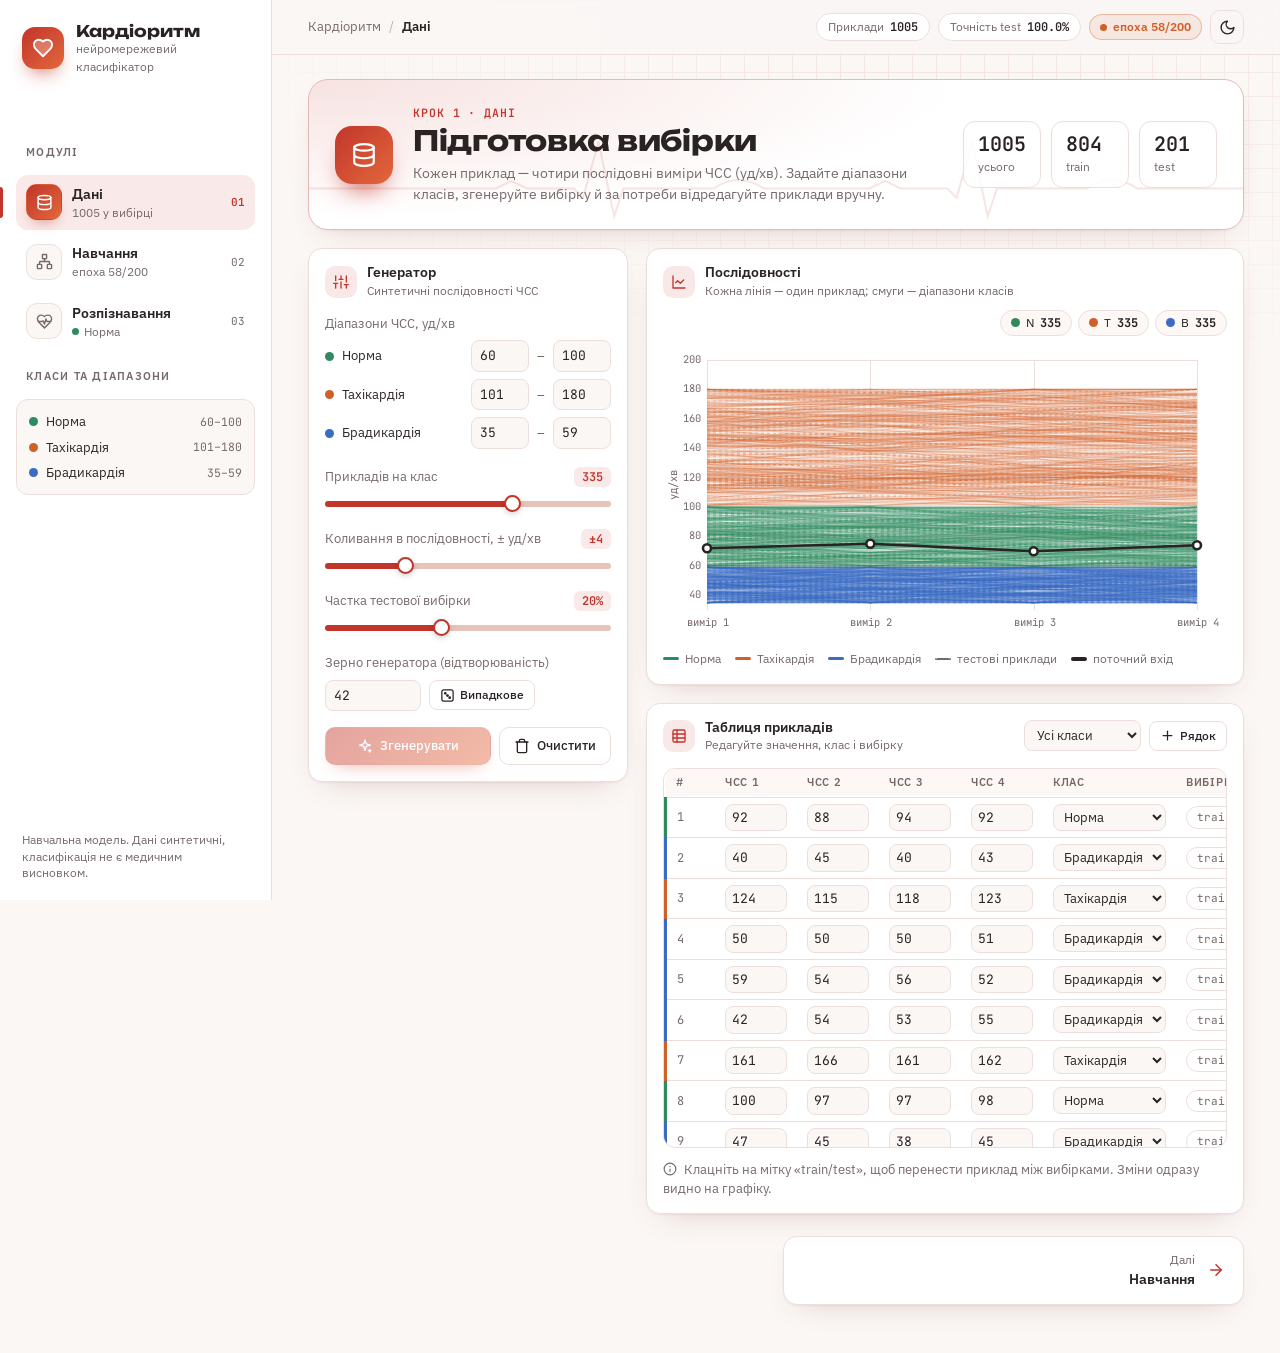
<file: index.html>
<!doctype html>
<html lang="uk">
<head>
<meta charset="utf-8">
<meta name="viewport" content="width=device-width, initial-scale=1">
<title>Кардіоритм-класифікатор</title>
<script>try { const t = localStorage.getItem("theme"); if (t) document.documentElement.dataset.theme = t; } catch (e) {}</script>
<link rel="preconnect" href="https://fonts.googleapis.com">
<link rel="preconnect" href="https://fonts.gstatic.com" crossorigin>
<link rel="stylesheet" href="https://fonts.googleapis.com/css2?family=IBM+Plex+Sans:wght@400;500;600&family=JetBrains+Mono:wght@400;600&family=Unbounded:wght@500;700&display=swap">
<link rel="stylesheet" href="styles/tokens.css">
<link rel="stylesheet" href="styles/layout.css">
<link rel="stylesheet" href="styles/components.css">
<link rel="stylesheet" href="styles/features.css">
<script type="module" src="js/main.js"></script>
</head>
<body>
<div class="app">
  <aside class="sidebar" id="sidebar"></aside>
  <div class="main">
    <header class="topbar" id="topbar"></header>
    <main id="views"></main>
  </div>
</div>
<noscript><p style="padding:24px">Для роботи застосунку потрібен JavaScript.</p></noscript>
</body>
</html>
</file>
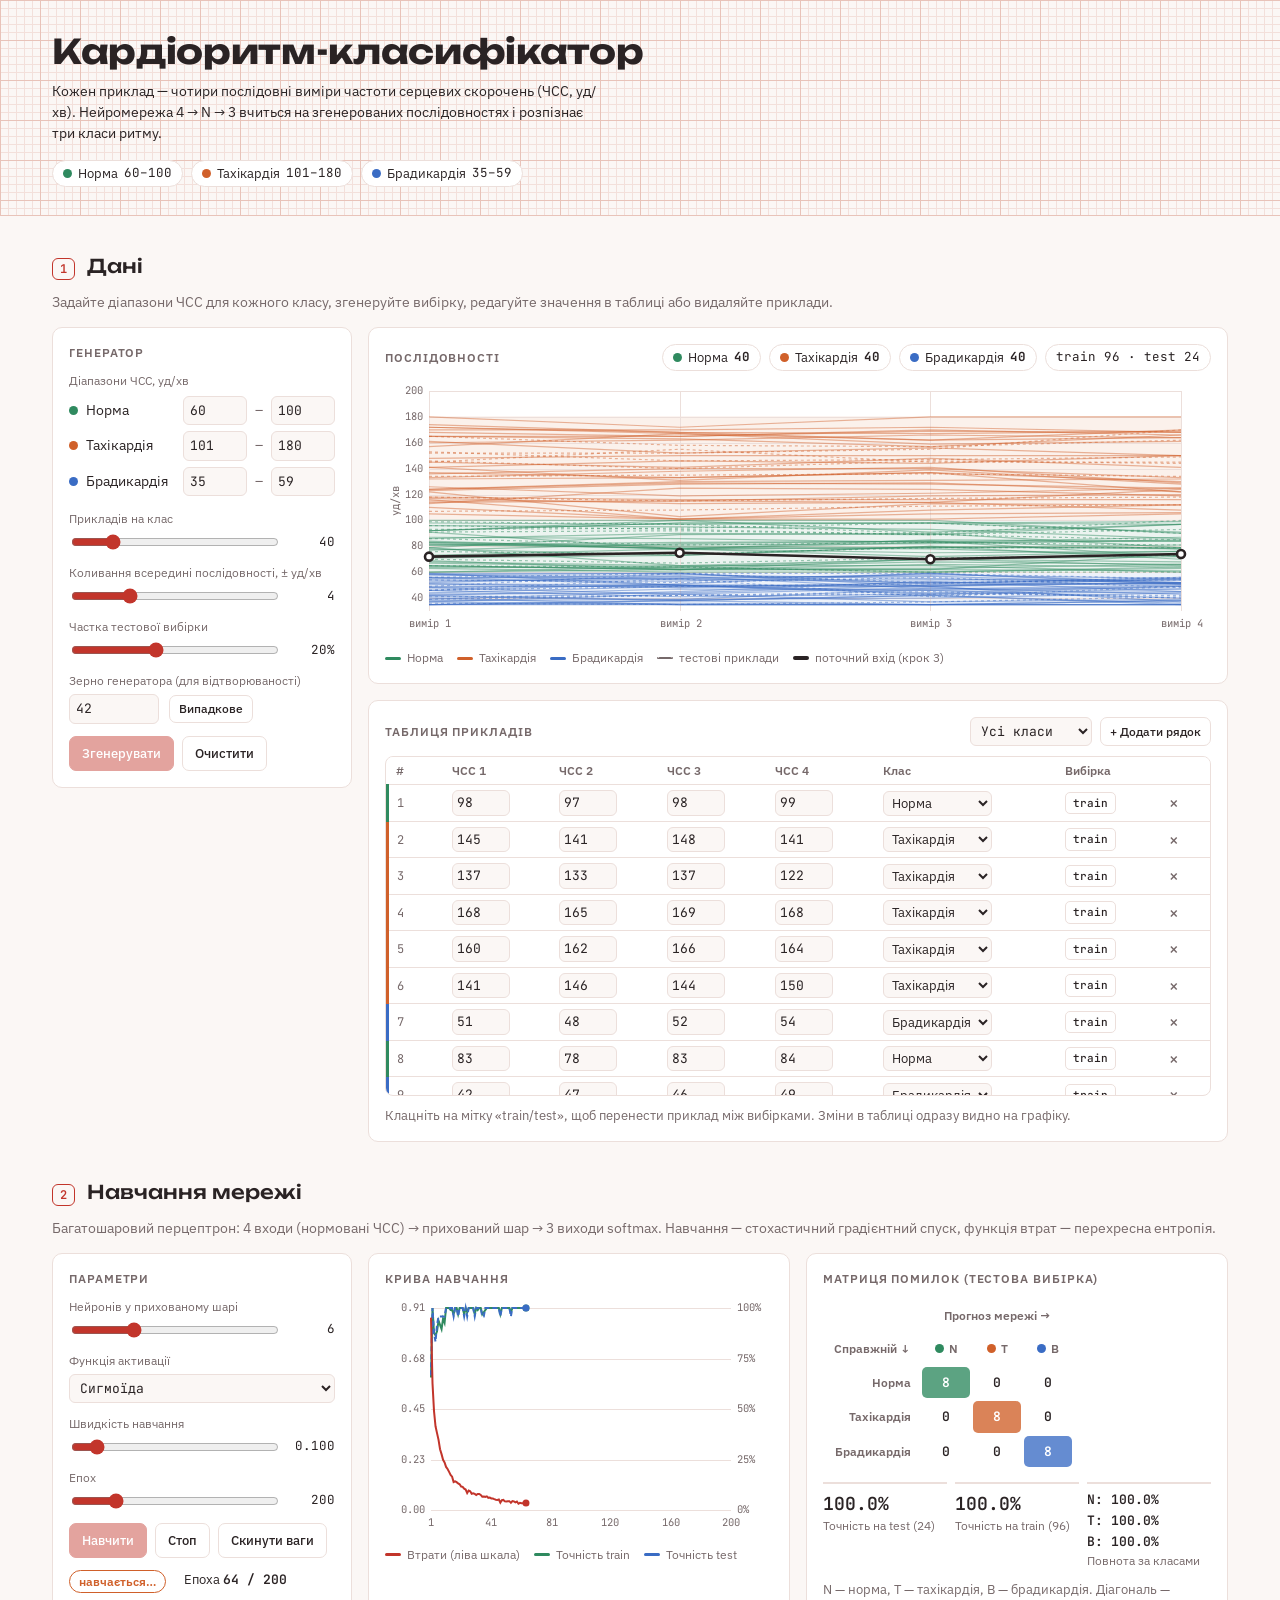
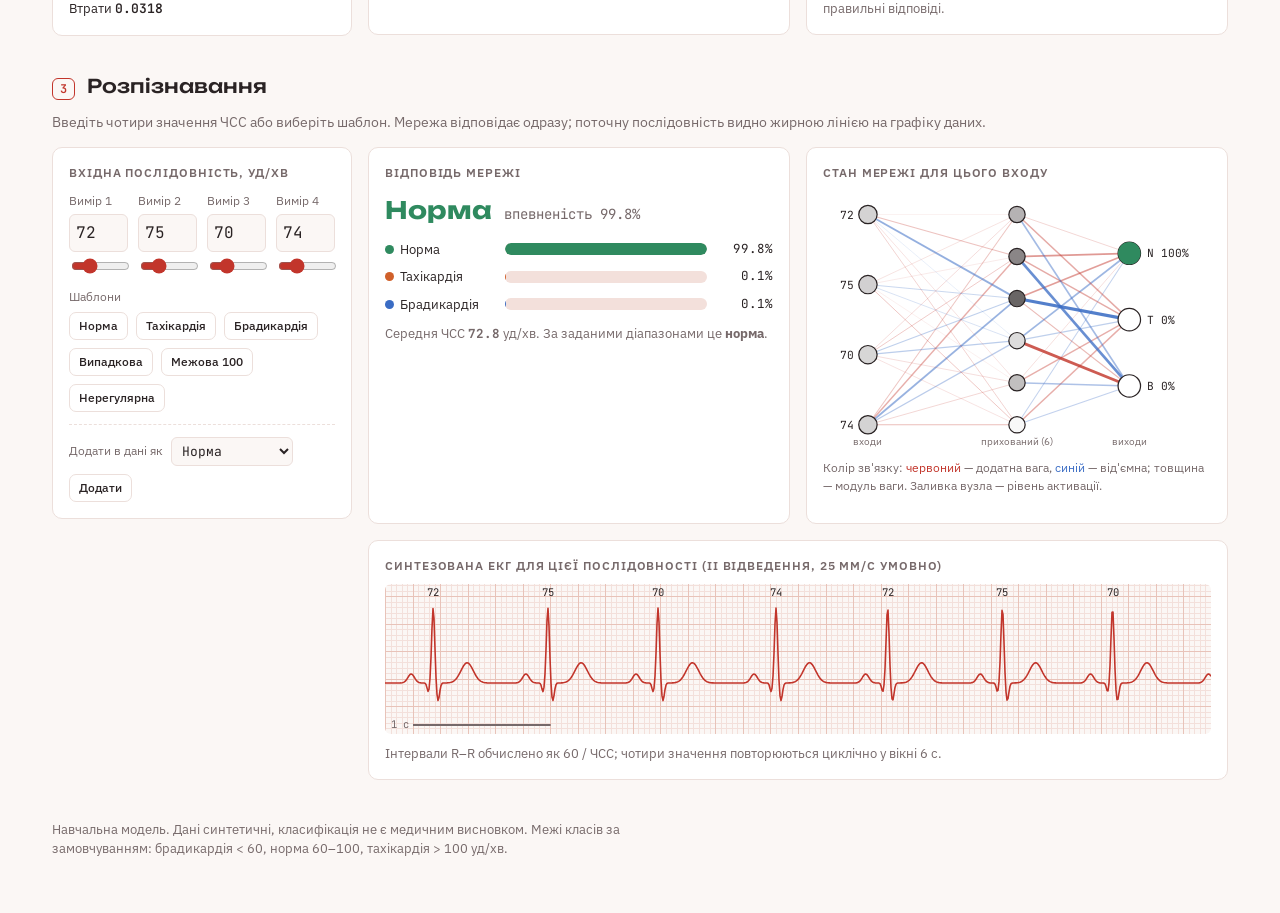
<file: legacy/index.html>
<!doctype html>
<html lang="uk">
<head>
<meta charset="utf-8">
<meta name="viewport" content="width=device-width, initial-scale=1">
<title>Кардіоритм-класифікатор</title>
<link rel="preconnect" href="https://fonts.googleapis.com">
<link rel="preconnect" href="https://fonts.gstatic.com" crossorigin>
<link rel="stylesheet" href="https://fonts.googleapis.com/css2?family=IBM+Plex+Sans:wght@400;500;600&family=JetBrains+Mono:wght@400;600&family=Unbounded:wght@500;700&display=swap">
<style>
/* Layout: ECG chart paper. Three workstations in order (Дані → Навчання → Розпізнавання), each a controls column + working area. */
:root{
  --paper:#fbf7f5; --panel:#ffffff; --ink:#2a2324; --muted:#76696a; --line:#ecdfdb;
  --grid:#f3e0db; --grid-strong:#e8c3b9;
  --accent:#c2352b; --on-accent:#ffffff;
  --c0:#2f8a5f; --c1:#d0602a; --c2:#3a6cc4;
  --font-display:"Unbounded","IBM Plex Sans",system-ui,sans-serif;
  --font-body:"IBM Plex Sans",system-ui,-apple-system,"Segoe UI",Roboto,sans-serif;
  --font-mono:"JetBrains Mono",ui-monospace,Menlo,Consolas,monospace;
}
@media (prefers-color-scheme: dark){
  :root:not([data-theme="light"]){
    --paper:#181415; --panel:#211c1d; --ink:#f1e9e7; --muted:#a8999a; --line:#362c2d;
    --grid:#271f20; --grid-strong:#3b2b2c;
    --accent:#ff6b5e; --on-accent:#1b1112;
    --c0:#4fc08a; --c1:#ff8f5e; --c2:#7ea6f2; color-scheme:dark;
  }
}
:root[data-theme="dark"]{
  --paper:#181415; --panel:#211c1d; --ink:#f1e9e7; --muted:#a8999a; --line:#362c2d;
  --grid:#271f20; --grid-strong:#3b2b2c;
  --accent:#ff6b5e; --on-accent:#1b1112;
  --c0:#4fc08a; --c1:#ff8f5e; --c2:#7ea6f2; color-scheme:dark;
}
*{box-sizing:border-box}
body{background:var(--paper);color:var(--ink);font-family:var(--font-body);font-size:14px;line-height:1.5;margin:0}
.wrap{max-width:1240px;margin:0 auto;padding-inline:clamp(16px,3vw,32px);padding-block:0 56px}
.masthead{
  border-bottom:1px solid var(--grid-strong);
  background-color:var(--paper);
  background-image:
    linear-gradient(var(--grid-strong) 1px,transparent 1px),
    linear-gradient(90deg,var(--grid-strong) 1px,transparent 1px),
    linear-gradient(var(--grid) 1px,transparent 1px),
    linear-gradient(90deg,var(--grid) 1px,transparent 1px);
  background-size:40px 40px,40px 40px,8px 8px,8px 8px;
}
.masthead .wrap{padding-block:32px 28px;display:grid;gap:10px}
h1{font-family:var(--font-display);font-weight:700;font-size:clamp(22px,3.4vw,34px);line-height:1.15;margin:0;letter-spacing:-.01em;text-wrap:balance}
.lede{max-width:68ch;margin:0;color:var(--ink)}
.legend-row{display:flex;flex-wrap:wrap;gap:8px;margin-top:6px}
.chip{display:inline-flex;align-items:center;gap:6px;padding:3px 10px;border-radius:999px;border:1px solid var(--line);background:var(--panel);font-size:12.5px;white-space:nowrap}
.dot{width:9px;height:9px;border-radius:50%;flex:none}
.mono{font-family:var(--font-mono);font-variant-numeric:tabular-nums}

.step{margin-top:36px;display:grid;gap:14px}
.step-head{display:flex;align-items:baseline;gap:12px;flex-wrap:wrap}
.step-no{font-family:var(--font-mono);font-weight:600;font-size:12px;color:var(--accent);border:1.5px solid var(--accent);border-radius:6px;padding:1px 7px}
h2{font-family:var(--font-display);font-weight:500;font-size:19px;margin:0}
.step-head p{margin:0;color:var(--muted);flex-basis:100%}
.layout{display:grid;grid-template-columns:300px minmax(0,1fr);gap:16px;align-items:start}
.stack{display:grid;gap:16px;min-width:0}
.panel{background:var(--panel);border:1px solid var(--line);border-radius:10px;padding:16px;min-width:0}
.panel h3{margin:0 0 10px;font-size:11.5px;font-weight:600;text-transform:uppercase;letter-spacing:.08em;color:var(--muted)}
.two{display:grid;grid-template-columns:minmax(0,1fr) minmax(0,1fr);gap:16px}
@media (max-width:900px){.layout,.two{grid-template-columns:minmax(0,1fr)}}

.field{display:grid;gap:4px;margin-bottom:12px}
.field label,.lbl{font-size:12px;color:var(--muted)}
.field .row{display:flex;align-items:center;gap:10px}
.field output{font-family:var(--font-mono);font-size:12.5px;min-width:44px;text-align:right}
input[type=range]{flex:1;accent-color:var(--accent);min-width:0}
input[type=number],select{font:inherit;font-family:var(--font-mono);font-size:13px;color:var(--ink);background:var(--paper);border:1px solid var(--line);border-radius:6px;padding:4px 6px;min-width:0}
input[type=number]{width:64px}
input:focus-visible,select:focus-visible,button:focus-visible{outline:2px solid var(--accent);outline-offset:2px}
.ranges{display:grid;grid-template-columns:auto 1fr auto auto auto;gap:6px 8px;align-items:center;margin-bottom:14px}
.ranges .dash{color:var(--muted)}
.btns{display:flex;flex-wrap:wrap;gap:8px}
button{font:inherit;font-size:13px;font-weight:500;cursor:pointer;border-radius:7px;padding:7px 12px;border:1px solid var(--line);background:var(--panel);color:var(--ink)}
button:hover{border-color:var(--muted)}
button.primary{background:var(--accent);border-color:var(--accent);color:var(--on-accent)}
button.primary:hover{filter:brightness(1.07)}
button:disabled{opacity:.45;cursor:not-allowed}
button.ghost{background:transparent}
.small{font-size:12px;padding:4px 9px}

canvas{display:block;width:100%}
#dataPlot{height:260px}
#lossPlot{height:240px}
#ecg{height:150px;border-radius:6px}
.plot-legend{display:flex;flex-wrap:wrap;gap:14px;font-size:12px;color:var(--muted);margin-top:8px}
.plot-legend span{display:inline-flex;align-items:center;gap:6px}
.swatch{width:16px;height:3px;border-radius:2px;display:inline-block}

.counts{display:flex;flex-wrap:wrap;gap:8px;align-items:center}
.toolbar{display:flex;flex-wrap:wrap;gap:8px;align-items:center;justify-content:space-between;margin-bottom:10px}
.table-wrap{max-height:340px;overflow:auto;border:1px solid var(--line);border-radius:8px}
table{border-collapse:collapse;width:100%;font-size:13px}
th,td{padding:5px 8px;text-align:left;border-bottom:1px solid var(--line);white-space:nowrap}
th{position:sticky;top:0;background:var(--panel);font-size:11.5px;font-weight:600;color:var(--muted);z-index:1}
td.idx{color:var(--muted);font-family:var(--font-mono);font-size:12px;border-left:3px solid transparent}
td input[type=number]{width:58px;padding:2px 4px}
td select{padding:2px 4px;font-family:var(--font-body)}
.split{font-family:var(--font-mono);font-size:11px;padding:2px 7px;border-radius:5px;border:1px solid var(--line);background:transparent;cursor:pointer}
.split.test{border-color:var(--c2);color:var(--c2)}
.del{border:none;background:transparent;color:var(--muted);font-size:16px;line-height:1;padding:2px 6px}
.del:hover{color:var(--accent)}

.status{display:flex;flex-wrap:wrap;gap:6px 18px;font-size:13px;margin-top:12px}
.status b{font-family:var(--font-mono);font-weight:600}
.pill{display:inline-block;font-size:11.5px;font-weight:600;padding:2px 9px;border-radius:999px;border:1px solid currentColor}
.pill.idle{color:var(--muted)} .pill.run{color:var(--c1)} .pill.ok{color:var(--c0)} .pill.stale{color:var(--accent)}

.cm{border-collapse:separate;border-spacing:3px;width:auto}
.cm th,.cm td{border:none;text-align:center;padding:6px 8px;white-space:nowrap}
.cm th{position:static;background:transparent}
.cm td.cell{font-family:var(--font-mono);font-weight:600;border-radius:5px;min-width:48px}
.cm .rowh{text-align:right}
.metrics{display:grid;grid-template-columns:repeat(3,minmax(0,1fr));gap:8px;margin-top:12px}
.metric{border-top:2px solid var(--line);padding-top:6px}
.metric .v{font-family:var(--font-mono);font-size:18px;font-weight:600}
.metric .k{font-size:12px;color:var(--muted)}

.inputs{display:grid;grid-template-columns:repeat(4,minmax(0,1fr));gap:10px;margin-bottom:12px}
.inputs .f{display:grid;gap:4px;justify-items:start}
.inputs input[type=number]{width:100%;font-size:16px;padding:6px}
.inputs input[type=range]{width:100%}
@media (max-width:480px){.inputs{grid-template-columns:repeat(2,minmax(0,1fr))}}
.verdict{display:flex;align-items:baseline;gap:12px;flex-wrap:wrap;margin-bottom:12px}
.verdict .name{font-family:var(--font-display);font-size:24px;font-weight:700}
.verdict .conf{font-family:var(--font-mono);color:var(--muted)}
.bars{display:grid;gap:8px}
.bar{display:grid;grid-template-columns:110px minmax(0,1fr) 56px;gap:10px;align-items:center;font-size:13px}
.bar .track{height:12px;background:var(--grid);border-radius:6px;overflow:hidden}
.bar .fill{height:100%;border-radius:6px;transition:width .25s ease}
.bar .pct{font-family:var(--font-mono);text-align:right;font-size:12.5px}
.note{font-size:12.5px;color:var(--muted);margin:10px 0 0}
.addrow{display:flex;flex-wrap:wrap;gap:8px;align-items:center;margin-top:12px;padding-top:12px;border-top:1px dashed var(--line)}
#netSvg{width:100%;height:auto;display:block}
.hint{font-size:12px;color:var(--muted)}
footer{margin-top:40px;color:var(--muted);font-size:12.5px;max-width:80ch}
@media (prefers-reduced-motion:reduce){.bar .fill{transition:none}}
</style>
</head>
<body>
<header class="masthead">
  <div class="wrap">
    <h1>Кардіоритм-класифікатор</h1>
    <p class="lede">Кожен приклад — чотири послідовні виміри частоти серцевих скорочень (ЧСС, уд/хв). Нейромережа 4&nbsp;→&nbsp;N&nbsp;→&nbsp;3 вчиться на згенерованих послідовностях і розпізнає три класи ритму.</p>
    <div class="legend-row" id="classLegend"></div>
  </div>
</header>

<main class="wrap">
  <!-- STEP 1: DATA -->
  <section class="step" id="data">
    <div class="step-head"><span class="step-no">1</span><h2>Дані</h2>
      <p>Задайте діапазони ЧСС для кожного класу, згенеруйте вибірку, редагуйте значення в таблиці або видаляйте приклади.</p></div>
    <div class="layout">
      <div class="panel">
        <h3>Генератор</h3>
        <div class="lbl" style="margin-bottom:6px">Діапазони ЧСС, уд/хв</div>
        <div class="ranges" id="ranges"></div>
        <div class="field"><label for="perClass">Прикладів на клас</label>
          <div class="row"><input type="range" id="perClass" min="5" max="200" step="5" value="40"><output id="perClassOut">40</output></div></div>
        <div class="field"><label for="jitter">Коливання всередині послідовності, ± уд/хв</label>
          <div class="row"><input type="range" id="jitter" min="0" max="15" step="1" value="4"><output id="jitterOut">4</output></div></div>
        <div class="field"><label for="testShare">Частка тестової вибірки</label>
          <div class="row"><input type="range" id="testShare" min="0" max="50" step="5" value="20"><output id="testShareOut">20%</output></div></div>
        <div class="field"><label for="seed">Зерно генератора (для відтворюваності)</label>
          <div class="row"><input type="number" id="seed" value="42" min="0" max="99999" style="width:90px"><button class="small ghost" id="seedRand" type="button">Випадкове</button></div></div>
        <div class="btns"><button class="primary" id="genBtn" type="button">Згенерувати</button><button id="clearBtn" type="button">Очистити</button></div>
      </div>
      <div class="stack">
        <div class="panel">
          <div class="toolbar"><h3 style="margin:0">Послідовності</h3><div class="counts" id="counts"></div></div>
          <canvas id="dataPlot" aria-label="Графік усіх послідовностей ЧСС"></canvas>
          <div class="plot-legend" id="plotLegend"></div>
        </div>
        <div class="panel">
          <div class="toolbar">
            <h3 style="margin:0">Таблиця прикладів</h3>
            <div class="btns">
              <select id="filter" aria-label="Фільтр за класом"><option value="all">Усі класи</option></select>
              <button class="small" id="addRowBtn" type="button">+ Додати рядок</button>
            </div>
          </div>
          <div class="table-wrap"><table id="dataTable">
            <thead><tr><th>#</th><th>ЧСС 1</th><th>ЧСС 2</th><th>ЧСС 3</th><th>ЧСС 4</th><th>Клас</th><th>Вибірка</th><th></th></tr></thead>
            <tbody></tbody></table></div>
          <p class="note">Клацніть на мітку «train/test», щоб перенести приклад між вибірками. Зміни в таблиці одразу видно на графіку.</p>
        </div>
      </div>
    </div>
  </section>

  <!-- STEP 2: TRAINING -->
  <section class="step" id="train">
    <div class="step-head"><span class="step-no">2</span><h2>Навчання мережі</h2>
      <p>Багатошаровий перцептрон: 4 входи (нормовані ЧСС) → прихований шар → 3 виходи softmax. Навчання — стохастичний градієнтний спуск, функція втрат — перехресна ентропія.</p></div>
    <div class="layout">
      <div class="panel">
        <h3>Параметри</h3>
        <div class="field"><label for="hidden">Нейронів у прихованому шарі</label>
          <div class="row"><input type="range" id="hidden" min="2" max="16" step="1" value="6"><output id="hiddenOut">6</output></div></div>
        <div class="field"><label for="act">Функція активації</label>
          <select id="act"><option value="sigmoid">Сигмоїда</option><option value="tanh">Гіперболічний тангенс</option><option value="relu">ReLU</option></select></div>
        <div class="field"><label for="lr">Швидкість навчання</label>
          <div class="row"><input type="range" id="lr" min="0.005" max="1" step="0.005" value="0.1"><output id="lrOut">0.100</output></div></div>
        <div class="field"><label for="epochs">Епох</label>
          <div class="row"><input type="range" id="epochs" min="10" max="1000" step="10" value="200"><output id="epochsOut">200</output></div></div>
        <div class="btns">
          <button class="primary" id="trainBtn" type="button">Навчити</button>
          <button id="stopBtn" type="button" disabled>Стоп</button>
          <button id="resetBtn" type="button">Скинути ваги</button>
        </div>
        <div class="status" id="trainStatus"></div>
      </div>
      <div class="two">
        <div class="panel">
          <h3>Крива навчання</h3>
          <canvas id="lossPlot" aria-label="Графік втрат і точності по епохах"></canvas>
          <div class="plot-legend">
            <span><i class="swatch" style="background:var(--accent)"></i>Втрати (ліва шкала)</span>
            <span><i class="swatch" style="background:var(--c0)"></i>Точність train</span>
            <span><i class="swatch" style="background:var(--c2)"></i>Точність test</span>
          </div>
        </div>
        <div class="panel">
          <h3>Матриця помилок (тестова вибірка)</h3>
          <div style="overflow-x:auto"><table class="cm" id="cm"></table></div>
          <div class="metrics" id="metrics"></div>
          <p class="note">N — норма, T — тахікардія, B — брадикардія. Діагональ — правильні відповіді.</p>
        </div>
      </div>
    </div>
  </section>

  <!-- STEP 3: RECOGNITION -->
  <section class="step" id="recognize">
    <div class="step-head"><span class="step-no">3</span><h2>Розпізнавання</h2>
      <p>Введіть чотири значення ЧСС або виберіть шаблон. Мережа відповідає одразу; поточну послідовність видно жирною лінією на графіку даних.</p></div>
    <div class="layout">
      <div class="panel">
        <h3>Вхідна послідовність, уд/хв</h3>
        <div class="inputs" id="inputs"></div>
        <div class="lbl" style="margin-bottom:6px">Шаблони</div>
        <div class="btns" id="presets"></div>
        <div class="addrow">
          <span class="lbl">Додати в дані як</span>
          <select id="addAs" aria-label="Клас для нового прикладу"></select>
          <button class="small" id="addAsBtn" type="button">Додати</button>
        </div>
        <p class="note" id="addMsg" hidden></p>
      </div>
      <div class="stack">
        <div class="two">
          <div class="panel">
            <h3>Відповідь мережі</h3>
            <div class="verdict" id="verdict"></div>
            <div class="bars" id="bars"></div>
            <p class="note" id="ruleNote"></p>
          </div>
          <div class="panel">
            <h3>Стан мережі для цього входу</h3>
            <svg id="netSvg" viewBox="0 0 380 250" role="img" aria-label="Схема нейромережі з вагами"></svg>
            <p class="hint">Колір зв'язку: <span style="color:var(--accent)">червоний</span> — додатна вага, <span style="color:var(--c2)">синій</span> — від'ємна; товщина — модуль ваги. Заливка вузла — рівень активації.</p>
          </div>
        </div>
        <div class="panel">
          <h3>Синтезована ЕКГ для цієї послідовності (II відведення, 25 мм/с умовно)</h3>
          <canvas id="ecg" aria-label="Синтезована ЕКГ"></canvas>
          <p class="note">Інтервали R–R обчислено як 60 / ЧСС; чотири значення повторюються циклічно у вікні 6 с.</p>
        </div>
      </div>
    </div>
  </section>

  <footer>Навчальна модель. Дані синтетичні, класифікація не є медичним висновком. Межі класів за замовчуванням: брадикардія &lt; 60, норма 60–100, тахікардія &gt; 100 уд/хв.</footer>
</main>

<script>
(() => {
"use strict";
const $ = id => document.getElementById(id);
const css = n => getComputedStyle(document.documentElement).getPropertyValue(n).trim();

const CLASSES = [
  { name: "Норма",       short: "N", color: "--c0" },
  { name: "Тахікардія",  short: "T", color: "--c1" },
  { name: "Брадикардія", short: "B", color: "--c2" },
];
const BPM_MIN = 30, BPM_MAX = 200;

const S = {
  ranges: [[60, 100], [101, 180], [35, 59]],
  data: [], nextId: 1,
  net: null, hist: [], training: false, targetEpochs: 0, stale: false,
  input: [72, 75, 70, 74],
};

/* ---------- random ---------- */
function mulberry32(a) { return function () { a |= 0; a = a + 0x6D2B79F5 | 0; let t = Math.imul(a ^ a >>> 15, 1 | a); t = t + Math.imul(t ^ t >>> 7, 61 | t) ^ t; return ((t ^ t >>> 14) >>> 0) / 4294967296; }; }
function gaussFrom(rng) { return () => { let u = 0, v = 0; while (u === 0) u = rng(); v = rng(); return Math.sqrt(-2 * Math.log(u)) * Math.cos(2 * Math.PI * v); }; }
function shuffle(a, rng) { for (let i = a.length - 1; i > 0; i--) { const j = Math.floor(rng() * (i + 1)); [a[i], a[j]] = [a[j], a[i]]; } return a; }
const clamp = (v, lo, hi) => Math.min(hi, Math.max(lo, v));

function makeSeq(c, jitter, rng, g) {
  const [lo, hi] = S.ranges[c];
  const base = lo + rng() * (hi - lo);
  return [0, 1, 2, 3].map(() => clamp(Math.round(base + g() * jitter), lo, hi));
}

/* ---------- data ---------- */
function generate() {
  const seed = parseInt($("seed").value, 10) || 0;
  const rng = mulberry32(seed), g = gaussFrom(rng);
  const per = +$("perClass").value, jitter = +$("jitter").value, share = +$("testShare").value / 100;
  const out = [];
  for (let c = 0; c < 3; c++) {
    const arr = [];
    for (let i = 0; i < per; i++) arr.push({ id: 0, x: makeSeq(c, jitter, rng, g), y: c, split: "train" });
    shuffle(arr, rng);
    const nTest = Math.round(per * share);
    for (let i = 0; i < nTest; i++) arr[i].split = "test";
    out.push(...arr);
  }
  shuffle(out, rng);
  S.nextId = 1; out.forEach(r => r.id = S.nextId++);
  S.data = out;
  dataChanged(true);
}

/* ---------- network ---------- */
const norm = v => (v - 100) / 40;
const ACT = {
  sigmoid: { f: z => 1 / (1 + Math.exp(-z)), d: (z, h) => h * (1 - h) },
  tanh:    { f: z => Math.tanh(z),           d: (z, h) => 1 - h * h },
  relu:    { f: z => z > 0 ? z : 0,          d: (z) => z > 0 ? 1 : 0 },
};
class MLP {
  constructor(nIn, nH, nOut, act, seed) {
    const rng = mulberry32(seed), g = gaussFrom(rng);
    this.nIn = nIn; this.nH = nH; this.nOut = nOut; this.act = act;
    const s1 = Math.sqrt(2 / (nIn + nH)), s2 = Math.sqrt(2 / (nH + nOut));
    this.W1 = Array.from({ length: nH }, () => Array.from({ length: nIn }, () => g() * s1));
    this.b1 = new Array(nH).fill(0);
    this.W2 = Array.from({ length: nOut }, () => Array.from({ length: nH }, () => g() * s2));
    this.b2 = new Array(nOut).fill(0);
  }
  forward(xr) {
    const x = xr.map(norm), A = ACT[this.act];
    const z1 = this.W1.map((w, j) => w.reduce((s, wi, i) => s + wi * x[i], this.b1[j]));
    const h = z1.map(A.f);
    const z2 = this.W2.map((w, k) => w.reduce((s, wj, j) => s + wj * h[j], this.b2[k]));
    const m = Math.max(...z2), e = z2.map(z => Math.exp(z - m)), se = e.reduce((a, b) => a + b, 0);
    return { x, z1, h, p: e.map(v => v / se) };
  }
  step(xr, y, lr) {
    const { x, z1, h, p } = this.forward(xr), A = ACT[this.act];
    const dz2 = p.map((pk, k) => pk - (k === y ? 1 : 0));
    const dh = h.map((_, j) => dz2.reduce((s, d, k) => s + d * this.W2[k][j], 0));
    const dz1 = dh.map((d, j) => d * A.d(z1[j], h[j]));
    for (let k = 0; k < this.nOut; k++) { for (let j = 0; j < this.nH; j++) this.W2[k][j] -= lr * dz2[k] * h[j]; this.b2[k] -= lr * dz2[k]; }
    for (let j = 0; j < this.nH; j++) { for (let i = 0; i < this.nIn; i++) this.W1[j][i] -= lr * dz1[j] * x[i]; this.b1[j] -= lr * dz1[j]; }
    return -Math.log(Math.max(p[y], 1e-12));
  }
  predict(xr) { const p = this.forward(xr).p; return { p, k: p.indexOf(Math.max(...p)) }; }
}

function evaluate(rows) {
  const cm = [[0, 0, 0], [0, 0, 0], [0, 0, 0]];
  if (!S.net || !rows.length) return { acc: null, loss: null, cm };
  let ok = 0, loss = 0;
  for (const r of rows) { const { p, k } = S.net.predict(r.x); cm[r.y][k]++; if (k === r.y) ok++; loss += -Math.log(Math.max(p[r.y], 1e-12)); }
  return { acc: ok / rows.length, loss: loss / rows.length, cm };
}
const trainRows = () => S.data.filter(r => r.split === "train");
const testRows = () => S.data.filter(r => r.split === "test");

function newNet() {
  S.net = new MLP(4, +$("hidden").value, 3, $("act").value, (parseInt($("seed").value, 10) || 0) + 7);
  S.hist = []; S.stale = false;
}

let rafId = 0, epochsDone = 0, shuffleRng = Math.random;
function startTraining() {
  const tr = trainRows();
  if (!tr.length) { setStatusMsg("Немає прикладів у навчальній вибірці. Згенеруйте дані на кроці 1."); return; }
  newNet();
  S.training = true; S.targetEpochs = +$("epochs").value; epochsDone = 0;
  shuffleRng = mulberry32((parseInt($("seed").value, 10) || 0) + 13);
  syncTrainButtons();
  const perFrame = Math.max(1, Math.ceil(S.targetEpochs / 120));
  const lr = +$("lr").value;
  const tick = () => {
    if (!S.training) return;
    const rows = trainRows();
    for (let e = 0; e < perFrame && epochsDone < S.targetEpochs; e++) {
      const order = shuffle(rows.slice(), shuffleRng);
      let loss = 0;
      for (const r of order) loss += S.net.step(r.x, r.y, lr);
      epochsDone++;
      const tr = evaluate(rows), te = evaluate(testRows());
      S.hist.push({ loss: loss / rows.length, trainAcc: tr.acc, testAcc: te.acc });
    }
    renderTraining(); renderPredict();
    if (epochsDone >= S.targetEpochs) { S.training = false; syncTrainButtons(); renderTraining(); return; }
    rafId = requestAnimationFrame(tick);
  };
  rafId = requestAnimationFrame(tick);
}
function stopTraining() { S.training = false; cancelAnimationFrame(rafId); syncTrainButtons(); renderTraining(); }
function syncTrainButtons() { $("trainBtn").disabled = S.training; $("stopBtn").disabled = !S.training; $("genBtn").disabled = S.training; }

/* ---------- canvas helpers ---------- */
function prep(cv) {
  const dpr = window.devicePixelRatio || 1, w = cv.clientWidth, h = cv.clientHeight;
  if (cv.width !== Math.round(w * dpr) || cv.height !== Math.round(h * dpr)) { cv.width = Math.round(w * dpr); cv.height = Math.round(h * dpr); }
  const ctx = cv.getContext("2d"); ctx.setTransform(dpr, 0, 0, dpr, 0, 0); ctx.clearRect(0, 0, w, h);
  return { ctx, w, h };
}
const monoFont = px => `${px}px ${css("--font-mono")}`;

/* ---------- render: data ---------- */
function drawDataPlot() {
  const { ctx, w, h } = prep($("dataPlot"));
  const L = 44, R = 30, T = 10, B = 30, pw = w - L - R, ph = h - T - B;
  const yv = v => T + ph * (1 - (v - BPM_MIN) / (BPM_MAX - BPM_MIN));
  const xv = i => L + pw * (i / 3);
  // class bands
  S.ranges.forEach(([lo, hi], c) => { ctx.globalAlpha = .09; ctx.fillStyle = css(CLASSES[c].color); ctx.fillRect(L, yv(hi + .5), pw, yv(lo - .5) - yv(hi + .5)); });
  ctx.globalAlpha = 1;
  // grid
  ctx.strokeStyle = css("--line"); ctx.lineWidth = 1; ctx.fillStyle = css("--muted"); ctx.font = monoFont(10.5);
  ctx.textAlign = "right"; ctx.textBaseline = "middle";
  for (let v = 40; v <= 200; v += 20) { const y = Math.round(yv(v)) + .5; ctx.beginPath(); ctx.moveTo(L, y); ctx.lineTo(L + pw, y); ctx.stroke(); ctx.fillText(v, L - 6, y); }
  ctx.textAlign = "center"; ctx.textBaseline = "top";
  for (let i = 0; i < 4; i++) { const x = Math.round(xv(i)) + .5; ctx.beginPath(); ctx.moveTo(x, T); ctx.lineTo(x, T + ph); ctx.stroke(); ctx.fillText("вимір " + (i + 1), x, T + ph + 8); }
  // sequences
  const n = S.data.length, alpha = n > 300 ? .18 : n > 120 ? .28 : .45;
  ctx.lineWidth = 1.2; ctx.lineJoin = "round";
  for (const r of S.data) {
    ctx.globalAlpha = alpha; ctx.strokeStyle = css(CLASSES[r.y].color);
    ctx.setLineDash(r.split === "test" ? [3, 3] : []);
    ctx.beginPath(); r.x.forEach((v, i) => i ? ctx.lineTo(xv(i), yv(v)) : ctx.moveTo(xv(i), yv(v))); ctx.stroke();
  }
  ctx.setLineDash([]); ctx.globalAlpha = 1;
  // current input
  ctx.strokeStyle = css("--ink"); ctx.lineWidth = 2.6;
  ctx.beginPath(); S.input.forEach((v, i) => i ? ctx.lineTo(xv(i), yv(v)) : ctx.moveTo(xv(i), yv(v))); ctx.stroke();
  ctx.fillStyle = css("--panel");
  S.input.forEach((v, i) => { ctx.beginPath(); ctx.arc(xv(i), yv(v), 4, 0, Math.PI * 2); ctx.fill(); ctx.stroke(); });
  // axis title
  ctx.save(); ctx.translate(11, T + ph / 2); ctx.rotate(-Math.PI / 2); ctx.fillStyle = css("--muted"); ctx.textAlign = "center"; ctx.textBaseline = "middle"; ctx.font = monoFont(10.5); ctx.fillText("уд/хв", 0, 0); ctx.restore();
}

function renderCounts() {
  const c = [0, 0, 0], te = S.data.filter(r => r.split === "test").length;
  S.data.forEach(r => c[r.y]++);
  $("counts").innerHTML = CLASSES.map((k, i) => `<span class="chip"><i class="dot" style="background:var(${k.color})"></i>${k.name} <b class="mono">${c[i]}</b></span>`).join("")
    + `<span class="chip mono">train ${S.data.length - te} · test ${te}</span>`;
}

function renderTable() {
  const f = $("filter").value;
  const rows = S.data.filter(r => f === "all" || r.y === +f);
  const opts = y => CLASSES.map((k, i) => `<option value="${i}"${i === y ? " selected" : ""}>${k.name}</option>`).join("");
  $("dataTable").tBodies[0].innerHTML = rows.length ? rows.map(r => `<tr data-id="${r.id}">
    <td class="idx" style="border-left-color:var(${CLASSES[r.y].color})">${r.id}</td>
    ${r.x.map((v, i) => `<td><input type="number" min="${BPM_MIN}" max="${BPM_MAX}" value="${v}" data-i="${i}" aria-label="ЧСС ${i + 1}, приклад ${r.id}"></td>`).join("")}
    <td><select data-k="y" aria-label="Клас прикладу ${r.id}">${opts(r.y)}</select></td>
    <td><button type="button" class="split ${r.split}" data-k="split">${r.split}</button></td>
    <td><button type="button" class="del" data-k="del" aria-label="Видалити приклад ${r.id}">×</button></td></tr>`).join("")
    : `<tr><td colspan="8" style="padding:18px;color:var(--muted);white-space:normal">Даних немає. Натисніть «Згенерувати» або додайте рядок вручну.</td></tr>`;
}

function dataChanged(full) {
  if (S.net && !S.training) S.stale = true;
  if (full) renderTable();
  renderCounts(); drawDataPlot(); renderTraining(); renderPredict();
}

/* ---------- render: training ---------- */
function setStatusMsg(msg) { $("trainStatus").innerHTML = `<span class="pill stale">${msg}</span>`; }
function fmtPct(v) { return v == null ? "—" : (v * 100).toFixed(1) + "%"; }

function renderTraining() {
  // status
  const last = S.hist[S.hist.length - 1];
  let pill;
  if (S.training) pill = `<span class="pill run">навчається…</span>`;
  else if (!S.net) pill = `<span class="pill idle">не навчена</span>`;
  else if (S.stale) pill = `<span class="pill stale">дані змінено — перенавчіть</span>`;
  else pill = `<span class="pill ok">навчена</span>`;
  const te = evaluate(testRows()), tr = evaluate(trainRows());
  $("trainStatus").innerHTML = pill +
    `<span>Епоха <b>${S.hist.length}${S.training ? " / " + S.targetEpochs : ""}</b></span>` +
    `<span>Втрати <b>${last ? last.loss.toFixed(4) : "—"}</b></span>`;
  // loss chart
  drawLoss();
  // confusion matrix
  const cm = te.cm, max = Math.max(1, ...cm.flat());
  const head = `<tr><th></th><th colspan="3" class="lbl">Прогноз мережі →</th></tr><tr><th class="lbl rowh">Справжній ↓</th>${CLASSES.map(k => `<th title="${k.name}"><i class="dot" style="background:var(${k.color});display:inline-block;margin-right:5px"></i>${k.short}</th>`).join("")}</tr>`;
  const body = cm.map((row, i) => `<tr><th class="rowh">${CLASSES[i].name}</th>${row.map((v, j) => {
    const a = v / max, col = i === j ? CLASSES[i].color : "--accent";
    return `<td class="cell" style="background:color-mix(in srgb, var(${col}) ${Math.round(a * 70 + (v ? 8 : 0))}%, transparent);color:${a > .55 ? "var(--panel)" : "var(--ink)"}">${S.net ? v : "—"}</td>`;
  }).join("")}</tr>`).join("");
  $("cm").innerHTML = head + body;
  const recall = cm.map((r, i) => { const s = r.reduce((a, b) => a + b, 0); return s ? r[i] / s : null; });
  $("metrics").innerHTML =
    `<div class="metric"><div class="v">${fmtPct(te.acc)}</div><div class="k">Точність на test (${testRows().length})</div></div>` +
    `<div class="metric"><div class="v">${fmtPct(tr.acc)}</div><div class="k">Точність на train (${trainRows().length})</div></div>` +
    `<div class="metric"><div class="v" style="font-size:13px;line-height:1.6">${CLASSES.map((k, i) => `${k.short}: ${S.net ? fmtPct(recall[i]) : "—"}`).join("<br>")}</div><div class="k">Повнота за класами</div></div>`;
}

function drawLoss() {
  const { ctx, w, h } = prep($("lossPlot"));
  const L = 46, R = 42, T = 10, B = 28, pw = w - L - R, ph = h - T - B;
  const H = S.hist, N = Math.max(S.training ? S.targetEpochs : H.length, 10);
  const maxLoss = Math.max(0.1, ...H.map(e => e.loss)) * 1.05;
  const xv = i => L + pw * (i / (N - 1 || 1));
  const yl = v => T + ph * (1 - v / maxLoss), ya = v => T + ph * (1 - v);
  ctx.strokeStyle = css("--line"); ctx.lineWidth = 1; ctx.font = monoFont(10.5); ctx.fillStyle = css("--muted");
  for (let k = 0; k <= 4; k++) {
    const y = Math.round(T + ph * k / 4) + .5; ctx.beginPath(); ctx.moveTo(L, y); ctx.lineTo(L + pw, y); ctx.stroke();
    ctx.textAlign = "right"; ctx.textBaseline = "middle"; ctx.fillText((maxLoss * (1 - k / 4)).toFixed(2), L - 6, y);
    ctx.textAlign = "left"; ctx.fillText(Math.round(100 * (1 - k / 4)) + "%", L + pw + 6, y);
  }
  ctx.textAlign = "center"; ctx.textBaseline = "top";
  const ticks = 5; for (let k = 0; k <= ticks; k++) { const ep = Math.round(1 + (N - 1) * k / ticks); ctx.fillText(ep, xv(ep - 1), T + ph + 8); }
  if (!H.length) { ctx.fillText("Натисніть «Навчити», щоб побачити криву", L + pw / 2, T + ph / 2 - 8); return; }
  const line = (key, scale, col, dash) => {
    ctx.strokeStyle = css(col); ctx.lineWidth = 2; ctx.setLineDash(dash || []); ctx.beginPath();
    let started = false;
    H.forEach((e, i) => { if (e[key] == null) return; const x = xv(i), y = scale(e[key]); started ? ctx.lineTo(x, y) : (ctx.moveTo(x, y), started = true); });
    ctx.stroke(); ctx.setLineDash([]);
    const lastE = H[H.length - 1]; if (lastE[key] != null) { ctx.fillStyle = css(col); ctx.beginPath(); ctx.arc(xv(H.length - 1), scale(lastE[key]), 3.5, 0, Math.PI * 2); ctx.fill(); }
  };
  line("trainAcc", ya, "--c0"); line("testAcc", ya, "--c2", [5, 3]); line("loss", yl, "--accent");
}

/* ---------- render: recognition ---------- */
function expectedByRanges(seq) {
  const m = seq.reduce((a, b) => a + b, 0) / 4;
  const c = S.ranges.findIndex(([lo, hi]) => m >= lo - .5 && m <= hi + .5);
  return { mean: m, c };
}
function renderPredict() {
  const seq = S.input;
  const exp = expectedByRanges(seq);
  if (!S.net || !S.hist.length) {
    $("verdict").innerHTML = `<span class="name" style="color:var(--muted)">—</span><span class="conf">мережа ще не навчена (крок 2)</span>`;
    $("bars").innerHTML = CLASSES.map(k => barHtml(k, 0)).join("");
  } else {
    const { p, k } = S.net.predict(seq);
    $("verdict").innerHTML = `<span class="name" style="color:var(${CLASSES[k].color})">${CLASSES[k].name}</span><span class="conf">впевненість ${(p[k] * 100).toFixed(1)}%</span>`;
    $("bars").innerHTML = CLASSES.map((c, i) => barHtml(c, p[i])).join("");
    if ($("addAs").dataset.touched !== "1") $("addAs").value = String(k);
  }
  $("ruleNote").innerHTML = `Середня ЧСС <b class="mono">${exp.mean.toFixed(1)}</b> уд/хв. За заданими діапазонами це ${exp.c >= 0 ? `<b>${CLASSES[exp.c].name.toLowerCase()}</b>` : "<b>поза всіма діапазонами</b>"}.`;
  drawNet(); drawECG(); drawDataPlot();
}
function barHtml(k, p) {
  return `<div class="bar"><span><i class="dot" style="background:var(${k.color});display:inline-block;margin-right:6px"></i>${k.name}</span><div class="track"><div class="fill" style="width:${(p * 100).toFixed(1)}%;background:var(${k.color})"></div></div><span class="pct">${(p * 100).toFixed(1)}%</span></div>`;
}

function drawNet() {
  const svg = $("netSvg"), W = 380, H = 250;
  const net = S.net, nH = net ? net.nH : +$("hidden").value;
  const colX = [44, 190, 300];
  const ys = n => Array.from({ length: n }, (_, i) => n === 1 ? H / 2 : 22 + (H - 44) * i / (n - 1));
  const yIn = ys(4), yH = ys(nH), yOut = ys(3).map(y => 60 + (y - 22) * (130 / 206));
  const fw = net ? net.forward(S.input) : null;
  let maxW = 0.001; if (net) { net.W1.flat().concat(net.W2.flat()).forEach(v => maxW = Math.max(maxW, Math.abs(v))); }
  let s = "";
  const edge = (x1, y1, x2, y2, wv) => {
    const a = Math.abs(wv) / maxW;
    s += `<line x1="${x1}" y1="${y1}" x2="${x2}" y2="${y2}" style="stroke:var(${wv >= 0 ? "--accent" : "--c2"})" stroke-width="${(0.4 + a * 2.6).toFixed(2)}" stroke-opacity="${(0.12 + a * 0.75).toFixed(2)}"/>`;
  };
  if (net) {
    for (let j = 0; j < nH; j++) for (let i = 0; i < 4; i++) edge(colX[0], yIn[i], colX[1], yH[j], net.W1[j][i]);
    for (let k = 0; k < 3; k++) for (let j = 0; j < nH; j++) edge(colX[1], yH[j], colX[2], yOut[k], net.W2[k][j]);
  } else {
    for (let j = 0; j < nH; j++) for (let i = 0; i < 4; i++) s += `<line x1="${colX[0]}" y1="${yIn[i]}" x2="${colX[1]}" y2="${yH[j]}" style="stroke:var(--line)"/>`;
    for (let k = 0; k < 3; k++) for (let j = 0; j < nH; j++) s += `<line x1="${colX[1]}" y1="${yH[j]}" x2="${colX[2]}" y2="${yOut[k]}" style="stroke:var(--line)"/>`;
  }
  const node = (x, y, r, fillVar, op, label, anchor, lx) => {
    s += `<circle cx="${x}" cy="${y}" r="${r}" style="fill:var(--panel);stroke:var(--ink)" stroke-width="1.2"/>`;
    s += `<circle cx="${x}" cy="${y}" r="${r}" style="fill:var(${fillVar})" fill-opacity="${op.toFixed(2)}"/>`;
    if (label) s += `<text x="${lx}" y="${y + 4}" text-anchor="${anchor}" style="fill:var(--ink);font:11px var(--font-mono)">${label}</text>`;
  };
  yIn.forEach((y, i) => node(colX[0], y, 9, "--ink", fw ? clamp((fw.x[i] + 2) / 4, 0, 1) * .6 : 0, String(S.input[i]), "end", colX[0] - 14));
  const act = $("act").value;
  yH.forEach((y, j) => { let a = 0; if (fw) { const hv = fw.h[j]; a = act === "tanh" ? (hv + 1) / 2 : act === "relu" ? clamp(hv / 3, 0, 1) : hv; } node(colX[1], y, nH > 10 ? 6 : 8, "--ink", a * .7, "", "", 0); });
  yOut.forEach((y, k) => node(colX[2], y, 11, CLASSES[k].color, fw ? fw.p[k] : 0, `${CLASSES[k].short} ${fw ? (fw.p[k] * 100).toFixed(0) + "%" : ""}`, "start", colX[2] + 17));
  s += `<text x="${colX[0]}" y="${H - 2}" text-anchor="middle" style="fill:var(--muted);font:10px var(--font-body)">входи</text>`;
  s += `<text x="${colX[1]}" y="${H - 2}" text-anchor="middle" style="fill:var(--muted);font:10px var(--font-body)">прихований (${nH})</text>`;
  s += `<text x="${colX[2]}" y="${H - 2}" text-anchor="middle" style="fill:var(--muted);font:10px var(--font-body)">виходи</text>`;
  svg.innerHTML = s;
}

function pqrst(dt, rr) {
  const g = (mu, a, w) => a * Math.exp(-((dt - mu) ** 2) / (2 * w * w));
  const qt = 0.27 * Math.sqrt(rr);
  return g(-0.16, 0.12, 0.024) + g(-0.035, -0.12, 0.009) + g(0, 1, 0.011) + g(0.035, -0.24, 0.011) + g(qt, 0.27, 0.045);
}
function drawECG() {
  const cv = $("ecg"), { ctx, w, h } = prep(cv);
  const win = 6, pps = w / win;
  ctx.fillStyle = css("--paper"); ctx.fillRect(0, 0, w, h);
  ctx.lineWidth = 1;
  ctx.strokeStyle = css("--grid");
  for (let t = 0; t <= win; t += 0.04) { const x = Math.round(t * pps) + .5; ctx.beginPath(); ctx.moveTo(x, 0); ctx.lineTo(x, h); ctx.stroke(); }
  const sq = 0.04 * pps; for (let y = h; y >= 0; y -= sq) { ctx.beginPath(); ctx.moveTo(0, Math.round(y) + .5); ctx.lineTo(w, Math.round(y) + .5); ctx.stroke(); }
  ctx.strokeStyle = css("--grid-strong");
  for (let t = 0; t <= win; t += 0.2) { const x = Math.round(t * pps) + .5; ctx.beginPath(); ctx.moveTo(x, 0); ctx.lineTo(x, h); ctx.stroke(); }
  for (let y = h; y >= 0; y -= sq * 5) { ctx.beginPath(); ctx.moveTo(0, Math.round(y) + .5); ctx.lineTo(w, Math.round(y) + .5); ctx.stroke(); }
  const beats = []; let t = 0.35, i = 0;
  while (t < win + 0.5 && i < 200) { const bpm = clamp(S.input[i % 4], BPM_MIN, BPM_MAX); beats.push({ t, rr: 60 / bpm, bpm, k: i % 4 }); t += 60 / bpm; i++; }
  const base = h * 0.66, amp = h * 0.5;
  ctx.strokeStyle = css("--accent"); ctx.lineWidth = 1.6; ctx.lineJoin = "round"; ctx.beginPath();
  for (let px = 0; px <= w; px++) {
    const tt = px / pps; let v = 0;
    for (const b of beats) { const d = tt - b.t; if (d > -0.4 && d < 0.8) v += pqrst(d, b.rr); }
    const y = base - v * amp; px ? ctx.lineTo(px, y) : ctx.moveTo(px, y);
  }
  ctx.stroke();
  ctx.fillStyle = css("--ink"); ctx.font = monoFont(10.5); ctx.textAlign = "center"; ctx.textBaseline = "top";
  for (const b of beats) { const x = b.t * pps; if (x > 10 && x < w - 10) ctx.fillText(b.bpm, x, 4); }
  ctx.fillStyle = css("--muted"); ctx.textAlign = "left"; ctx.textBaseline = "bottom"; ctx.fillText("1 с", 6, h - 4);
  ctx.strokeStyle = css("--muted"); ctx.lineWidth = 2; ctx.beginPath(); ctx.moveTo(28, h - 9); ctx.lineTo(28 + pps, h - 9); ctx.stroke();
}

/* ---------- UI wiring ---------- */
function buildStatic() {
  $("classLegend").innerHTML = CLASSES.map((k, i) => `<span class="chip" id="legend${i}"><i class="dot" style="background:var(${k.color})"></i>${k.name}</span>`).join("");
  $("filter").innerHTML += CLASSES.map((k, i) => `<option value="${i}">${k.name}</option>`).join("");
  $("addAs").innerHTML = CLASSES.map((k, i) => `<option value="${i}">${k.name}</option>`).join("");
  $("plotLegend").innerHTML = CLASSES.map(k => `<span><i class="swatch" style="background:var(${k.color})"></i>${k.name}</span>`).join("") +
    `<span><i class="swatch" style="background:var(--muted);height:1px;border-top:2px dashed var(--muted);background:none"></i>тестові приклади</span>` +
    `<span><i class="swatch" style="background:var(--ink);height:4px"></i>поточний вхід (крок 3)</span>`;
  renderRanges();
  $("inputs").innerHTML = [0, 1, 2, 3].map(i => `<div class="f"><label class="lbl" for="in${i}">Вимір ${i + 1}</label>
    <input type="number" id="in${i}" min="${BPM_MIN}" max="${BPM_MAX}" value="${S.input[i]}">
    <input type="range" id="sl${i}" min="${BPM_MIN}" max="${BPM_MAX}" value="${S.input[i]}" aria-label="Вимір ${i + 1}, повзунок"></div>`).join("");
  const presets = [["Норма", 0], ["Тахікардія", 1], ["Брадикардія", 2], ["Випадкова", -1], ["Межова 100", -2], ["Нерегулярна", -3]];
  $("presets").innerHTML = presets.map(([n, c]) => `<button type="button" class="small" data-p="${c}">${n}</button>`).join("");
}
function legendText() { CLASSES.forEach((k, i) => { const [lo, hi] = S.ranges[i]; $("legend" + i).innerHTML = `<i class="dot" style="background:var(${k.color})"></i>${k.name} <span class="mono">${lo}–${hi}</span>`; }); }
function renderRanges() {
  $("ranges").innerHTML = CLASSES.map((k, i) => `<i class="dot" style="background:var(${k.color})"></i><span>${k.name}</span>
    <input type="number" data-r="${i}" data-e="0" min="${BPM_MIN}" max="${BPM_MAX}" value="${S.ranges[i][0]}" aria-label="${k.name}: мінімум">
    <span class="dash">–</span>
    <input type="number" data-r="${i}" data-e="1" min="${BPM_MIN}" max="${BPM_MAX}" value="${S.ranges[i][1]}" aria-label="${k.name}: максимум">`).join("");
  legendText();
}
function setInput(seq) {
  S.input = seq.map(v => clamp(Math.round(v), BPM_MIN, BPM_MAX));
  S.input.forEach((v, i) => { $("in" + i).value = v; $("sl" + i).value = v; });
  $("addAs").dataset.touched = "0";
  renderPredict();
}

function wire() {
  const bindOut = (id, fmt) => { const el = $(id), out = $(id + "Out"); const f = () => out.textContent = fmt(el.value); el.addEventListener("input", f); f(); };
  bindOut("perClass", v => v); bindOut("jitter", v => v); bindOut("testShare", v => v + "%");
  bindOut("hidden", v => v); bindOut("lr", v => (+v).toFixed(3)); bindOut("epochs", v => v);
  $("hidden").addEventListener("input", () => { if (!S.training) { S.net = null; S.hist = []; S.stale = false; renderTraining(); renderPredict(); } });
  $("act").addEventListener("change", () => { if (!S.training) { S.net = null; S.hist = []; S.stale = false; renderTraining(); renderPredict(); } });

  $("ranges").addEventListener("change", e => {
    const t = e.target; if (!t.dataset.r) return;
    const c = +t.dataset.r, end = +t.dataset.e;
    let v = clamp(parseInt(t.value, 10) || BPM_MIN, BPM_MIN, BPM_MAX);
    const r = S.ranges[c]; r[end] = v; if (r[0] > r[1]) { r[1 - end] = v; }
    renderRanges(); drawDataPlot(); renderPredict();
  });
  $("seedRand").addEventListener("click", () => { $("seed").value = Math.floor(Math.random() * 99999); });
  $("genBtn").addEventListener("click", generate);
  $("clearBtn").addEventListener("click", () => { S.data = []; dataChanged(true); });
  $("filter").addEventListener("change", renderTable);
  $("addRowBtn").addEventListener("click", () => {
    const y = $("filter").value === "all" ? expectedByRanges(S.input).c : +$("filter").value;
    S.data.unshift({ id: S.nextId++, x: S.input.slice(), y: y >= 0 ? y : 0, split: "train" });
    dataChanged(true); $("dataTable").parentElement.scrollTop = 0;
  });
  const tbody = $("dataTable").tBodies[0];
  tbody.addEventListener("change", e => {
    const tr = e.target.closest("tr"); if (!tr) return;
    const r = S.data.find(d => d.id === +tr.dataset.id); if (!r) return;
    if (e.target.dataset.i != null) { const v = clamp(parseInt(e.target.value, 10) || BPM_MIN, BPM_MIN, BPM_MAX); r.x[+e.target.dataset.i] = v; e.target.value = v; dataChanged(false); }
    else if (e.target.dataset.k === "y") { r.y = +e.target.value; tr.cells[0].style.borderLeftColor = `var(${CLASSES[r.y].color})`; dataChanged($("filter").value !== "all"); }
  });
  tbody.addEventListener("click", e => {
    const b = e.target.closest("button"); if (!b) return;
    const tr = b.closest("tr"), idx = S.data.findIndex(d => d.id === +tr.dataset.id); if (idx < 0) return;
    if (b.dataset.k === "del") { S.data.splice(idx, 1); tr.remove(); if (!S.data.length) renderTable(); dataChanged(false); }
    else if (b.dataset.k === "split") { const r = S.data[idx]; r.split = r.split === "train" ? "test" : "train"; b.textContent = r.split; b.className = "split " + r.split; dataChanged(false); }
  });

  $("trainBtn").addEventListener("click", startTraining);
  $("stopBtn").addEventListener("click", stopTraining);
  $("resetBtn").addEventListener("click", () => { stopTraining(); S.net = null; S.hist = []; S.stale = false; renderTraining(); renderPredict(); });

  for (let i = 0; i < 4; i++) {
    $("in" + i).addEventListener("input", e => { const v = parseInt(e.target.value, 10); if (isNaN(v)) return; S.input[i] = clamp(v, BPM_MIN, BPM_MAX); $("sl" + i).value = S.input[i]; renderPredict(); });
    $("in" + i).addEventListener("change", e => { e.target.value = S.input[i]; });
    $("sl" + i).addEventListener("input", e => { S.input[i] = +e.target.value; $("in" + i).value = S.input[i]; renderPredict(); });
  }
  $("presets").addEventListener("click", e => {
    const b = e.target.closest("button"); if (!b) return;
    const c = +b.dataset.p, rng = Math.random, g = gaussFrom(rng), j = +$("jitter").value || 3;
    if (c >= 0) setInput(makeSeq(c, j, rng, g));
    else if (c === -1) setInput([0, 1, 2, 3].map(() => BPM_MIN + rng() * (BPM_MAX - BPM_MIN)));
    else if (c === -2) setInput([98, 103, 99, 102]);
    else setInput([62, 128, 70, 140]);
  });
  $("addAs").addEventListener("change", () => $("addAs").dataset.touched = "1");
  $("addAsBtn").addEventListener("click", () => {
    const y = +$("addAs").value;
    S.data.unshift({ id: S.nextId++, x: S.input.slice(), y, split: "train" });
    dataChanged(true);
    const m = $("addMsg"); m.hidden = false; m.textContent = `Додано приклад #${S.nextId - 1} [${S.input.join(", ")}] як «${CLASSES[y].name}» у train. Перенавчіть мережу, щоб врахувати його.`;
  });

  let rt; window.addEventListener("resize", () => { clearTimeout(rt); rt = setTimeout(redrawAll, 120); });
  try { matchMedia("(prefers-color-scheme: dark)").addEventListener("change", () => setTimeout(redrawAll, 30)); } catch (e) {}
  new MutationObserver(() => setTimeout(redrawAll, 30)).observe(document.documentElement, { attributes: true, attributeFilter: ["data-theme", "class"] });
}
function redrawAll() { drawDataPlot(); drawLoss(); drawECG(); }

buildStatic(); wire(); generate(); startTraining();
if (document.fonts && document.fonts.ready) document.fonts.ready.then(redrawAll);
})();
</script>
</body>
</html>
</file>
<file: styles/tokens.css>
/* Design tokens: ECG chart-paper palette, light + dark. */
:root{
  --paper:#fbf7f5; --panel:#ffffff; --panel-2:#fdf8f6; --ink:#2a2324; --muted:#76696a; --line:#ecdfdb;
  --grid:#f3e0db; --grid-strong:#e8c3b9;
  --accent:#c2352b; --accent-2:#e2683c; --on-accent:#ffffff;
  --c0:#2f8a5f; --c1:#d0602a; --c2:#3a6cc4;
  --shadow:0 1px 2px rgb(60 20 20 / .05), 0 12px 32px -18px rgb(120 40 30 / .28);
  --radius:14px;
  --font-display:"Unbounded","IBM Plex Sans",system-ui,sans-serif;
  --font-body:"IBM Plex Sans",system-ui,-apple-system,"Segoe UI",Roboto,sans-serif;
  --font-mono:"JetBrains Mono",ui-monospace,Menlo,Consolas,monospace;
  color-scheme:light;
}
@media (prefers-color-scheme: dark){
  :root:not([data-theme="light"]){
    --paper:#151112; --panel:#1f1a1b; --panel-2:#241e1f; --ink:#f1e9e7; --muted:#a8999a; --line:#352b2c;
    --grid:#251d1e; --grid-strong:#3b2b2c;
    --accent:#ff6b5e; --accent-2:#ff9a62; --on-accent:#1b1112;
    --c0:#4fc08a; --c1:#ff8f5e; --c2:#7ea6f2;
    --shadow:0 1px 2px rgb(0 0 0 / .4), 0 12px 32px -18px rgb(0 0 0 / .8);
    color-scheme:dark;
  }
}
:root[data-theme="dark"]{
  --paper:#151112; --panel:#1f1a1b; --panel-2:#241e1f; --ink:#f1e9e7; --muted:#a8999a; --line:#352b2c;
  --grid:#251d1e; --grid-strong:#3b2b2c;
  --accent:#ff6b5e; --accent-2:#ff9a62; --on-accent:#1b1112;
  --c0:#4fc08a; --c1:#ff8f5e; --c2:#7ea6f2;
  --shadow:0 1px 2px rgb(0 0 0 / .4), 0 12px 32px -18px rgb(0 0 0 / .8);
  color-scheme:dark;
}
</file>
<file: styles/layout.css>
/* App frame: sidebar + top bar + views. */
*{box-sizing:border-box}
body{margin:0;background:var(--paper);color:var(--ink);font:14px/1.5 var(--font-body);-webkit-font-smoothing:antialiased}
body::before{
  content:"";position:fixed;inset:0;z-index:-1;pointer-events:none;
  background-image:linear-gradient(var(--grid) 1px,transparent 1px),linear-gradient(90deg,var(--grid) 1px,transparent 1px);
  background-size:24px 24px;
  -webkit-mask-image:radial-gradient(ellipse 80% 60% at 75% 0%,#000 0%,transparent 75%);
          mask-image:radial-gradient(ellipse 80% 60% at 75% 0%,#000 0%,transparent 75%);
}
.app{display:grid;grid-template-columns:272px minmax(0,1fr);min-height:100vh}
.main{min-width:0;display:flex;flex-direction:column}

/* ---------- sidebar ---------- */
.sidebar{position:sticky;top:0;height:100vh;overflow-y:auto;display:flex;flex-direction:column;gap:14px;padding:22px 16px 18px;background:var(--panel);border-right:1px solid var(--line)}
.brand{display:flex;align-items:center;gap:12px;padding:0 6px;color:inherit;text-decoration:none}
.brand-mark{width:42px;height:42px;flex:none;border-radius:13px;display:grid;place-items:center;color:var(--on-accent);background:linear-gradient(135deg,var(--accent),var(--accent-2));box-shadow:0 10px 20px -10px var(--accent)}
.brand-mark .ic{animation:beat 1.1s ease-in-out infinite}
.brand-mark .ic path{fill:currentColor;fill-opacity:.25}
.brand-name{display:block;font-family:var(--font-display);font-weight:700;font-size:16px;line-height:1.15}
.brand-sub{display:block;font-size:11.5px;color:var(--muted)}
.brand-ecg{display:block;width:100%;height:34px;margin:-2px 0 4px;color:var(--accent)}
.brand-ecg path{fill:none;stroke:currentColor;stroke-width:1.6;stroke-linejoin:round;stroke-linecap:round;vector-effect:non-scaling-stroke;stroke-dasharray:100;stroke-dashoffset:100;animation:trace 3s linear infinite}
@keyframes trace{to{stroke-dashoffset:-100}}

.nav-label{font-size:10.5px;letter-spacing:.12em;text-transform:uppercase;color:var(--muted);font-weight:600;padding:6px 10px 0}
.nav{display:grid;gap:4px}
.nav-item{position:relative;display:grid;grid-template-columns:36px minmax(0,1fr) auto;align-items:center;gap:10px;padding:9px 10px;border-radius:12px;color:var(--ink);text-decoration:none;transition:background .15s}
.nav-item:hover{background:color-mix(in srgb,var(--accent) 6%,transparent)}
.nav-ic{width:36px;height:36px;border-radius:11px;display:grid;place-items:center;background:var(--paper);border:1px solid var(--line);color:var(--muted);transition:all .2s}
.nav-title{display:block;font-weight:600;font-size:13.5px}
.nav-meta{display:flex;align-items:center;gap:5px;font-size:11.5px;color:var(--muted);white-space:nowrap;overflow:hidden;text-overflow:ellipsis}
.nav-meta .dot{width:7px;height:7px}
.nav-no{font-family:var(--font-mono);font-size:11px;color:var(--muted)}
.nav-item[aria-current="page"]{background:color-mix(in srgb,var(--accent) 10%,transparent)}
.nav-item[aria-current="page"] .nav-ic{background:linear-gradient(135deg,var(--accent),var(--accent-2));border-color:transparent;color:var(--on-accent);box-shadow:0 8px 16px -10px var(--accent)}
.nav-item[aria-current="page"] .nav-no{color:var(--accent);font-weight:600}
.nav-item[aria-current="page"]::before{content:"";position:absolute;left:-16px;top:12px;bottom:12px;width:3px;border-radius:0 3px 3px 0;background:var(--accent)}

.side-legend{display:grid;gap:7px;padding:12px;border-radius:12px;background:var(--paper);border:1px solid var(--line)}
.legend-item{display:flex;align-items:center;gap:8px;font-size:12.5px}
.legend-item .mono{margin-left:auto;color:var(--muted);font-size:11.5px}
.side-foot{margin:auto 0 0;padding:0 6px;font-size:11.5px;line-height:1.45;color:var(--muted)}

/* ---------- top bar ---------- */
.topbar{position:sticky;top:0;z-index:10;display:flex;align-items:center;justify-content:space-between;gap:12px;padding:10px clamp(16px,3vw,36px);background:color-mix(in srgb,var(--paper) 80%,transparent);-webkit-backdrop-filter:blur(12px);backdrop-filter:blur(12px);border-bottom:1px solid var(--line)}
.crumbs{display:flex;align-items:center;gap:8px;font-size:13px;color:var(--muted);min-width:0;white-space:nowrap}
.crumbs b{color:var(--ink);font-weight:600}
.crumbs .sep{opacity:.5}
.top-right{display:flex;align-items:center;gap:8px;flex-wrap:wrap;justify-content:flex-end}
.tchip{display:inline-flex;align-items:baseline;gap:6px;padding:4px 11px;border-radius:999px;background:var(--panel);border:1px solid var(--line);font-size:12px;color:var(--muted);white-space:nowrap}
.tchip b{font-family:var(--font-mono);font-weight:600;color:var(--ink)}

/* ---------- views ---------- */
.view{display:none;width:100%;max-width:1320px;padding:24px clamp(16px,3vw,36px) 48px}
.view.active{display:grid;gap:18px;align-content:start;animation:viewIn .35s cubic-bezier(.2,.7,.2,1)}
@keyframes viewIn{from{opacity:0;transform:translateY(8px)}}
.grid-side{display:grid;grid-template-columns:320px minmax(0,1fr);gap:18px;align-items:start}
.grid-2{display:grid;grid-template-columns:repeat(2,minmax(0,1fr));gap:18px;min-width:0}
.stack{display:grid;gap:18px;min-width:0}

.pager{display:grid;grid-template-columns:1fr 1fr;gap:14px;margin-top:4px}
.pager a{display:flex;align-items:center;gap:12px;padding:14px 18px;border-radius:var(--radius);border:1px solid var(--line);background:var(--panel);color:var(--ink);text-decoration:none;box-shadow:var(--shadow);transition:border-color .15s,transform .15s}
.pager a:hover{border-color:var(--accent);transform:translateY(-1px)}
.pager a .ic{color:var(--accent);flex:none}
.pager .next{grid-column:2;justify-content:flex-end;text-align:right}
.pager small{display:block;font-size:11.5px;color:var(--muted)}
.pager b{font-weight:600}

/* ---------- responsive ---------- */
@media (max-width:1180px){.grid-2{grid-template-columns:minmax(0,1fr)}}
@media (max-width:960px){
  .app{grid-template-columns:minmax(0,1fr)}
  .sidebar{position:static;height:auto;overflow:visible;gap:12px;padding:14px 16px;border-right:0;border-bottom:1px solid var(--line)}
  .brand-ecg,.nav-label,.side-legend,.side-foot{display:none}
  .nav{grid-template-columns:repeat(3,minmax(0,1fr))}
  .nav-item{grid-template-columns:auto minmax(0,1fr);padding:8px}
  .nav-no,.nav-item[aria-current="page"]::before{display:none}
  .grid-side{grid-template-columns:minmax(0,1fr)}
}
@media (max-width:600px){
  .nav-item{grid-template-columns:minmax(0,1fr);justify-items:center;text-align:center;gap:4px}
  .nav-ic{width:30px;height:30px}
  .nav-title{font-size:12px}
  .nav-meta,.hide-sm,.crumbs span:not(:last-child),.crumbs .sep{display:none}
  .pager{grid-template-columns:minmax(0,1fr)}
  .pager .next{grid-column:1}
}
@media (prefers-reduced-motion:reduce){
  *,*::before,*::after{animation:none!important;transition:none!important}
}
</file>
<file: styles/components.css>
/* Reusable UI pieces: hero, cards, buttons, form controls, chips, KPIs. */
.mono{font-family:var(--font-mono);font-variant-numeric:tabular-nums}
.ic{flex:none;display:block}
:focus-visible{outline:2px solid var(--accent);outline-offset:2px}
@keyframes beat{0%,50%,100%{transform:scale(1)}12%{transform:scale(1.2)}24%{transform:scale(1)}36%{transform:scale(1.1)}}

/* ---------- hero ---------- */
.hero{position:relative;isolation:isolate;overflow:hidden;display:grid;grid-template-columns:auto minmax(0,1fr) auto;align-items:center;gap:20px;padding:24px 26px;border-radius:20px;border:1px solid color-mix(in srgb,var(--accent) 22%,var(--line));background:radial-gradient(120% 160% at 0% 0%,color-mix(in srgb,var(--accent) 14%,var(--panel)) 0%,var(--panel) 58%);box-shadow:var(--shadow)}
.hero-trace{position:absolute;left:0;right:0;bottom:-6px;width:100%;height:75%;z-index:-1;opacity:.13}
.hero-trace path{fill:none;stroke:var(--accent);stroke-width:2;vector-effect:non-scaling-stroke}
.hero-ic{width:58px;height:58px;border-radius:17px;display:grid;place-items:center;color:var(--on-accent);background:linear-gradient(135deg,var(--accent),var(--accent-2));box-shadow:0 14px 26px -12px var(--accent)}
.eyebrow{font-family:var(--font-mono);font-size:11.5px;font-weight:600;letter-spacing:.08em;text-transform:uppercase;color:var(--accent)}
.hero h2{margin:4px 0 6px;font-family:var(--font-display);font-weight:700;font-size:clamp(20px,2.6vw,28px);line-height:1.15;letter-spacing:-.01em;text-wrap:balance}
.hero p{margin:0;max-width:66ch;color:var(--muted)}
.hero-stats{display:flex;gap:10px}
.hstat{min-width:78px;padding:10px 14px;border-radius:12px;background:color-mix(in srgb,var(--panel) 85%,transparent);border:1px solid var(--line)}
.hstat b{display:block;font-family:var(--font-mono);font-size:20px;font-weight:600;line-height:1.2}
.hstat span{font-size:11.5px;color:var(--muted)}
@media (max-width:820px){.hero{grid-template-columns:auto minmax(0,1fr)}.hero-aside{grid-column:1/-1}}
@media (max-width:480px){.hero{grid-template-columns:minmax(0,1fr);padding:18px}.hero-ic{width:46px;height:46px;border-radius:14px}.hstat{flex:1;min-width:0}}

/* ---------- card ---------- */
.card{min-width:0;display:flex;flex-direction:column;background:var(--panel);border:1px solid var(--line);border-radius:var(--radius);box-shadow:var(--shadow)}
.card-head{display:flex;align-items:center;flex-wrap:wrap;gap:10px;padding:14px 16px 0}
.card-ic{width:32px;height:32px;flex:none;border-radius:10px;display:grid;place-items:center;color:var(--accent);background:color-mix(in srgb,var(--accent) 11%,transparent)}
.card-titles{min-width:0}
.card-title{margin:0;font-size:14px;font-weight:600;line-height:1.3}
.card-sub{margin:0;font-size:12px;color:var(--muted)}
.card-actions{margin-left:auto;display:flex;flex-wrap:wrap;align-items:center;gap:8px}
.card-body{padding:14px 16px 16px;min-width:0}

/* ---------- buttons ---------- */
button{font:inherit}
.btns{display:flex;flex-wrap:wrap;gap:8px}
.btn{display:inline-flex;align-items:center;justify-content:center;gap:7px;font-size:13px;font-weight:500;cursor:pointer;border-radius:10px;padding:8px 14px;border:1px solid var(--line);background:var(--panel);color:var(--ink);transition:transform .12s,border-color .15s,background .15s,filter .15s}
.btn:hover{border-color:color-mix(in srgb,var(--accent) 45%,var(--line));background:color-mix(in srgb,var(--accent) 4%,var(--panel))}
.btn:active{transform:translateY(1px)}
.btn-primary,.btn-primary:hover{background:linear-gradient(135deg,var(--accent),var(--accent-2));border-color:transparent;color:var(--on-accent);box-shadow:0 8px 18px -10px var(--accent)}
.btn-primary:hover{filter:brightness(1.07)}
.btn-ghost{background:transparent}
.btn-sm{font-size:12px;padding:5px 10px;border-radius:8px;gap:5px}
.btn-grow{flex:1}
.btn:disabled{opacity:.45;cursor:not-allowed;transform:none;filter:none}
.icon-btn{width:34px;height:34px;padding:0;border-radius:10px}

/* ---------- form controls ---------- */
input[type=number],select{font:inherit;font-family:var(--font-mono);font-size:13px;color:var(--ink);background:var(--paper);border:1px solid var(--line);border-radius:8px;padding:5px 8px;min-width:0}
select{font-family:var(--font-body);cursor:pointer}
input[type=number]:hover,select:hover{border-color:color-mix(in srgb,var(--accent) 35%,var(--line))}
.field{display:grid;gap:8px;margin-bottom:16px}
.field-top{display:flex;align-items:baseline;justify-content:space-between;gap:10px}
.field label,.lbl{font-size:12.5px;color:var(--muted)}
.lbl{display:flex;align-items:center;gap:6px;margin-bottom:8px}
.field .lbl{margin:0}
.field output{font-family:var(--font-mono);font-size:12px;font-weight:600;padding:1px 8px;border-radius:6px;color:var(--accent);background:color-mix(in srgb,var(--accent) 10%,transparent)}
.row{display:flex;align-items:center;gap:8px}
.seed-input{width:96px}

input[type=range]{-webkit-appearance:none;appearance:none;width:100%;min-width:0;height:6px;margin:6px 0;border-radius:99px;cursor:pointer;background:linear-gradient(90deg,var(--accent) var(--p,50%),var(--grid-strong) var(--p,50%))}
input[type=range]::-webkit-slider-thumb{-webkit-appearance:none;width:17px;height:17px;border-radius:50%;background:var(--panel);border:2.5px solid var(--accent);box-shadow:0 2px 6px rgb(0 0 0 / .18);transition:transform .12s}
input[type=range]:active::-webkit-slider-thumb{transform:scale(1.15)}
input[type=range]::-moz-range-track{background:transparent}
input[type=range]::-moz-range-thumb{width:13px;height:13px;border-radius:50%;background:var(--panel);border:2.5px solid var(--accent);box-shadow:0 2px 6px rgb(0 0 0 / .18)}

.seg{display:grid;grid-template-columns:repeat(3,minmax(0,1fr));gap:3px;padding:3px;border-radius:10px;background:var(--paper);border:1px solid var(--line)}
.seg label{position:relative;display:block;cursor:pointer}
.seg input{position:absolute;opacity:0;pointer-events:none}
.seg span{display:block;padding:6px 4px;border-radius:7px;text-align:center;font-size:12.5px;color:var(--muted);transition:background .15s,color .15s}
.seg label:hover span{color:var(--ink)}
.seg input:checked+span{background:var(--panel);color:var(--accent);font-weight:600;box-shadow:0 1px 3px rgb(0 0 0 / .12)}
.seg input:focus-visible+span{outline:2px solid var(--accent);outline-offset:1px}

/* ---------- chips, pills, notes ---------- */
.dot{display:inline-block;width:9px;height:9px;flex:none;border-radius:50%}
.chip{display:inline-flex;align-items:center;gap:6px;padding:3px 10px;border-radius:999px;border:1px solid var(--line);background:var(--panel-2);font-size:12px;white-space:nowrap}
.counts{display:flex;flex-wrap:wrap;gap:6px}
.pill{display:inline-flex;align-items:center;gap:6px;padding:3px 10px;border-radius:999px;font-size:11.5px;font-weight:600;white-space:nowrap;background:color-mix(in srgb,currentColor 10%,transparent);border:1px solid color-mix(in srgb,currentColor 35%,transparent)}
.pill::before{content:"";width:7px;height:7px;flex:none;border-radius:50%;background:currentColor}
.pill.run::before{animation:ping 1s ease-in-out infinite}
@keyframes ping{50%{opacity:.25;transform:scale(.6)}}
.pill.idle{color:var(--muted)} .pill.run{color:var(--c1)} .pill.ok{color:var(--c0)} .pill.stale{color:var(--accent)}
.status{margin-top:14px}
.status .pill{white-space:normal}
.note{margin:12px 0 0;font-size:12.5px;color:var(--muted)}
.note .ic{display:inline-block;vertical-align:-2px;margin-right:4px}
.note[hidden]{display:none}

/* ---------- KPI tiles ---------- */
.kpi-row{display:grid;grid-template-columns:repeat(4,minmax(0,1fr));gap:14px}
.kpi{position:relative;overflow:hidden;padding:14px 16px;border-radius:var(--radius);background:var(--panel);border:1px solid var(--line);box-shadow:var(--shadow)}
.kpi::before{content:"";position:absolute;inset:0 0 auto;height:3px;background:var(--kc,var(--accent))}
.kpi-k{font-size:12px;color:var(--muted)}
.kpi-v{margin-top:2px;font-family:var(--font-mono);font-size:24px;font-weight:600;font-variant-numeric:tabular-nums;white-space:nowrap}
.kpi-v small{font-size:12px;font-weight:400;color:var(--muted)}
.progress{height:5px;margin-top:8px;border-radius:99px;overflow:hidden;background:var(--grid)}
.progress>i{display:block;height:100%;width:0;border-radius:inherit;background:linear-gradient(90deg,var(--accent),var(--accent-2));transition:width .2s}
.progress.run>i{background-image:repeating-linear-gradient(45deg,rgb(255 255 255 / .3) 0 6px,transparent 6px 12px),linear-gradient(90deg,var(--accent),var(--accent-2));background-size:17px 17px,100% 100%;animation:stripes .6s linear infinite}
@keyframes stripes{to{background-position:17px 0,0 0}}
@media (max-width:760px){.kpi-row{grid-template-columns:repeat(2,minmax(0,1fr))}}

/* ---------- plots ---------- */
canvas.plot{display:block;width:100%}
.plot-legend{display:flex;flex-wrap:wrap;gap:6px 14px;margin-top:10px;font-size:12px;color:var(--muted)}
.plot-legend span{display:inline-flex;align-items:center;gap:6px}
.swatch{display:inline-block;width:16px;height:3px;border-radius:2px}
.swatch-dash{height:0;border-top:2px dashed var(--muted)}

/* ---------- probability bars ---------- */
.bars{display:grid;gap:9px}
.bar{display:grid;grid-template-columns:118px minmax(0,1fr) 54px;align-items:center;gap:10px;font-size:13px}
.bar>span:first-child{display:flex;align-items:center;gap:7px}
.track{height:10px;border-radius:99px;overflow:hidden;background:var(--grid)}
.fill{height:100%;width:0;border-radius:inherit;transition:width .25s ease}
.pct{font-family:var(--font-mono);font-size:12.5px;text-align:right}
</file>
<file: styles/features.css>
/* Feature-specific styles. */

/* ---------- data ---------- */
.ranges{display:grid;grid-template-columns:auto 1fr auto auto auto;align-items:center;gap:7px 8px;margin-bottom:18px;font-size:13px}
.ranges input{width:58px}
.ranges .dash{color:var(--muted)}
#dataPlot{height:290px}
.table-wrap{max-height:380px;overflow:auto;border:1px solid var(--line);border-radius:12px}
.data-table{width:100%;border-collapse:collapse;font-size:13px}
.data-table th,.data-table td{padding:6px 10px;text-align:left;white-space:nowrap;border-bottom:1px solid var(--line)}
.data-table th{position:sticky;top:0;z-index:1;background:var(--panel-2);font-size:10.5px;font-weight:600;letter-spacing:.07em;text-transform:uppercase;color:var(--muted)}
.data-table tbody tr{transition:background .12s}
.data-table tbody tr:hover{background:color-mix(in srgb,var(--accent) 4%,transparent)}
.data-table td.idx{font-family:var(--font-mono);font-size:12px;color:var(--muted);border-left:3px solid transparent}
.data-table td input[type=number]{width:62px;padding:3px 6px}
.data-table select{padding:3px 6px}
.data-table td.empty{padding:22px;white-space:normal;text-align:center;color:var(--muted)}
.split{font-family:var(--font-mono);font-size:11px;padding:2px 10px;border-radius:999px;border:1px solid var(--line);background:transparent;color:var(--muted);cursor:pointer}
.split:hover{border-color:var(--muted)}
.split.test{border-color:var(--c2);color:var(--c2);background:color-mix(in srgb,var(--c2) 10%,transparent)}
.del{display:grid;place-items:center;padding:5px;border:0;border-radius:7px;background:transparent;color:var(--muted);cursor:pointer}
.del:hover{color:var(--accent);background:color-mix(in srgb,var(--accent) 10%,transparent)}

/* ---------- training ---------- */
.arch{display:flex;align-items:center;gap:8px;font-family:var(--font-mono)}
.arch span{display:grid;place-items:center;min-width:46px;height:46px;padding:0 8px;border-radius:13px;background:var(--panel);border:1px solid var(--line);font-size:18px;font-weight:600}
.arch span.h{color:var(--accent);border-color:color-mix(in srgb,var(--accent) 45%,var(--line));box-shadow:0 0 0 4px color-mix(in srgb,var(--accent) 10%,transparent)}
.arch i{font-style:normal;color:var(--muted)}
.arch-cap{margin-top:6px;font-size:11px;text-align:center;color:var(--muted)}
#lossPlot{height:250px}
.cm-wrap{overflow-x:auto}
.cm{border-collapse:separate;border-spacing:4px}
.cm th,.cm td{padding:7px 9px;text-align:center;white-space:nowrap;border:0;font-size:13px}
.cm th{font-weight:600}
.cm th .dot{vertical-align:middle}
.cm .lbl{display:table-cell;font-weight:400}
.cm .rowh{text-align:right}
.cm td.cell{min-width:52px;border-radius:8px;font-family:var(--font-mono);font-weight:600}
.recalls{display:grid;gap:8px}
.recall{display:grid;grid-template-columns:auto 96px minmax(0,1fr) 54px;align-items:center;gap:8px;font-size:12.5px}
.recall b{text-align:right;font-weight:600}

/* ---------- recognition ---------- */
.inputs{display:grid;grid-template-columns:repeat(2,minmax(0,1fr));gap:10px;margin-bottom:18px}
.bpm{display:grid;gap:2px;padding:10px 12px 6px;border-radius:12px;background:var(--paper);border:1px solid var(--line);transition:border-color .15s}
.bpm:focus-within{border-color:var(--accent)}
.bpm .lbl{margin:0;font-size:11.5px}
.bpm-val{display:flex;align-items:baseline;gap:6px}
.bpm-val input{flex:1;width:auto;min-width:0;padding:0;border:0;background:transparent;font-size:24px;font-weight:600}
.bpm-val span{font-size:11px;color:var(--muted);white-space:nowrap}
.presets{display:flex;flex-wrap:wrap;gap:6px}
.addrow{display:flex;flex-wrap:wrap;align-items:center;gap:8px;margin-top:18px;padding-top:14px;border-top:1px dashed var(--line)}
.addrow .lbl{margin:0}

.verdict{--vc:var(--muted);display:flex;align-items:center;gap:16px;margin-bottom:16px;padding:14px;border-radius:14px;background:color-mix(in srgb,var(--vc) 9%,var(--panel));border:1px solid color-mix(in srgb,var(--vc) 28%,var(--line));transition:background .3s,border-color .3s}
.verdict-heart{width:58px;height:58px;flex:none;display:grid;place-items:center;border-radius:50%;color:var(--vc);background:color-mix(in srgb,var(--vc) 15%,transparent)}
.verdict-heart .ic{animation:beat var(--beat,1s) ease-in-out infinite}
.verdict-heart .ic path{fill:currentColor;fill-opacity:.3}
.verdict-name{font-family:var(--font-display);font-size:22px;font-weight:700;line-height:1.15;color:var(--vc)}
.verdict-conf{font-family:var(--font-mono);font-size:12.5px;color:var(--muted)}
#netSvg{display:block;width:100%;height:auto}
#ecg{height:160px;border-radius:10px}
#recPlot{height:230px}
</file>
